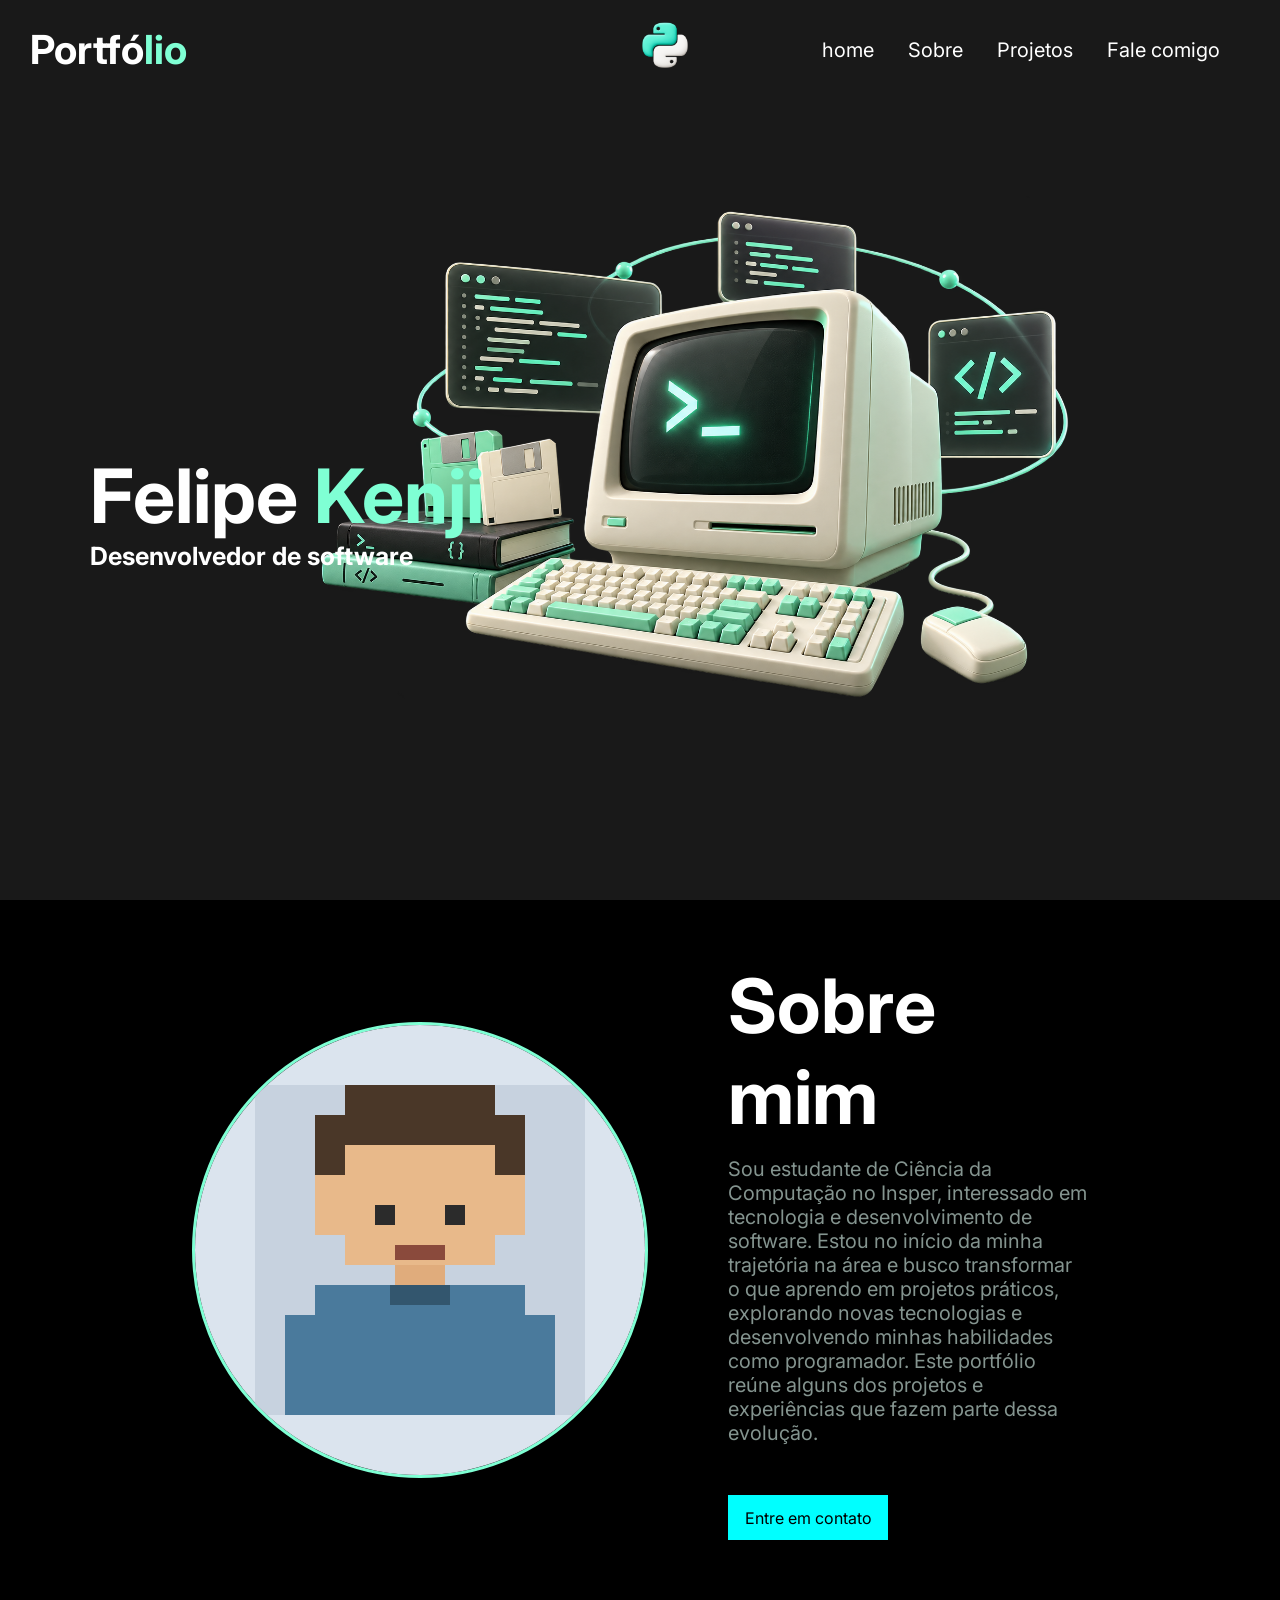
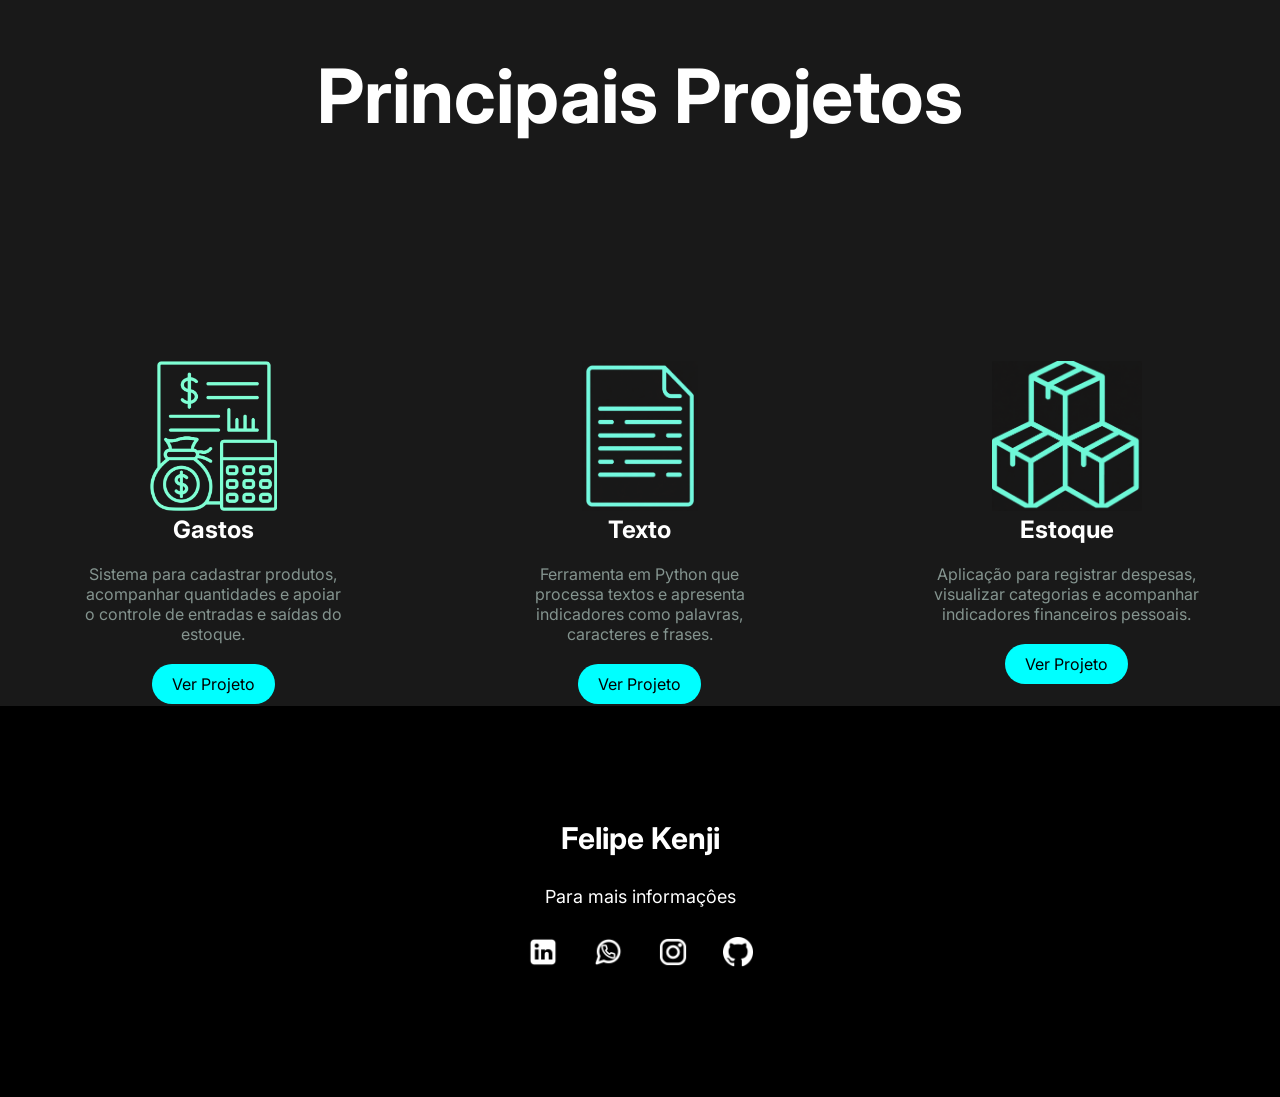
<file: corpo/index.html>
<!doctype html>
<html lang="pt-br">
  <head>
    <meta charset="UTF-8" />
    <meta name="viewport" content="width=device-width, initial-scale=1.0" />
    <title>Título</title>
    <link rel="stylesheet" href="style.css" />
    <link rel="preconnect" href="https://fonts.googleapis.com" />
    <link rel="preconnect" href="https://fonts.gstatic.com" crossorigin />
    <link
      href="https://fonts.googleapis.com/css2?family=Inter:ital,opsz,wght@0,14..32,100..900;1,14..32,100..900&display=swap"
      rel="stylesheet"
    />
  </head>
  <body>
    <div class="caixa-principal" id="home">
      <div class="logo">
        <img src="Python.png" />
      </div>
      <nav>
        <h2 class="portifolio">Portfó<span>lio</span></h2>
        <ul>
          <li><a href="#home">home</a></li>
          <li><a href="#sobre">Sobre</a></li>
          <li><a href="#projetos">Projetos</a></li>
          <li><a href="#contato">Fale comigo</a></li>
        </ul>
      </nav>
      <div class="infos">
        <h1>Felipe <span>Kenji</span></h1>
        <h3>Desenvolvedor de software</h3>
      </div>
    </div>
    <section id="sobre">
      <img src="pessoa-pixelada.svg" />
      <div>
        <h2>Sobre mim</h2>
        <p>
          Sou estudante de Ciência da Computação no Insper, interessado em
          tecnologia e desenvolvimento de software. Estou no início da minha
          trajetória na área e busco transformar o que aprendo em projetos
          práticos, explorando novas tecnologias e desenvolvendo minhas
          habilidades como programador. Este portfólio reúne alguns dos projetos
          e experiências que fazem parte dessa evolução.
        </p>
        <a href="#contato"><button>Entre em contato</button></a>
      </div>
    </section>

    <div class="projetos" id="projetos">
      <h2>Principais Projetos</h2>
      <div class="cards">
        <div class="card">
          <img src="gastos.png" />
          <h5>Gastos</h5>
          <p>
            Sistema para cadastrar produtos, acompanhar quantidades e apoiar o
            controle de entradas e saídas do estoque.
          </p>
          <a href="https://github.com/FelipeKenjiSu" target="_blank"
            >Ver Projeto</a
          >
        </div>
        <div class="card">
          <img src="texto.png" />
          <h5>Texto</h5>
          <p>
            Ferramenta em Python que processa textos e apresenta indicadores
            como palavras, caracteres e frases.
          </p>
          <a href="https://github.com/FelipeKenjiSu" target="_blank"
            >Ver Projeto</a
          >
        </div>
        <div class="card">
          <img src="ESTOQUE.png" />
          <h5>Estoque</h5>
          <p>
            Aplicação para registrar despesas, visualizar categorias e
            acompanhar indicadores financeiros pessoais.
          </p>
          <a href="https://github.com/FelipeKenjiSu" target="_blank"
            >Ver Projeto</a
          >
        </div>
      </div>
    </div>
    <footer id="contato">
      <h5>Felipe Kenji</h5>
      <p>Para mais informaçôes</p>
      <div class="redes">
        <a
          href="https://www.linkedin.com/in/felipe-kenji-sudo-038810288"
          target="_blank"
          ><img src="linkedin.png"
        /></a>
        <a href="https://wa.me/5512992230394" target="_blank"
          ><img src="whatsapp.png"
        /></a>
        <a href="https://www.instagram.com/felipe_kenji.78" target="_blank"
          ><img src="instagram.png"
        /></a>
        <a href="https://github.com/FelipeKenjiSu" target="_blank"
          ><img src="github.png"
        /></a>
      </div>
    </footer>
  </body>
</html>
</file>
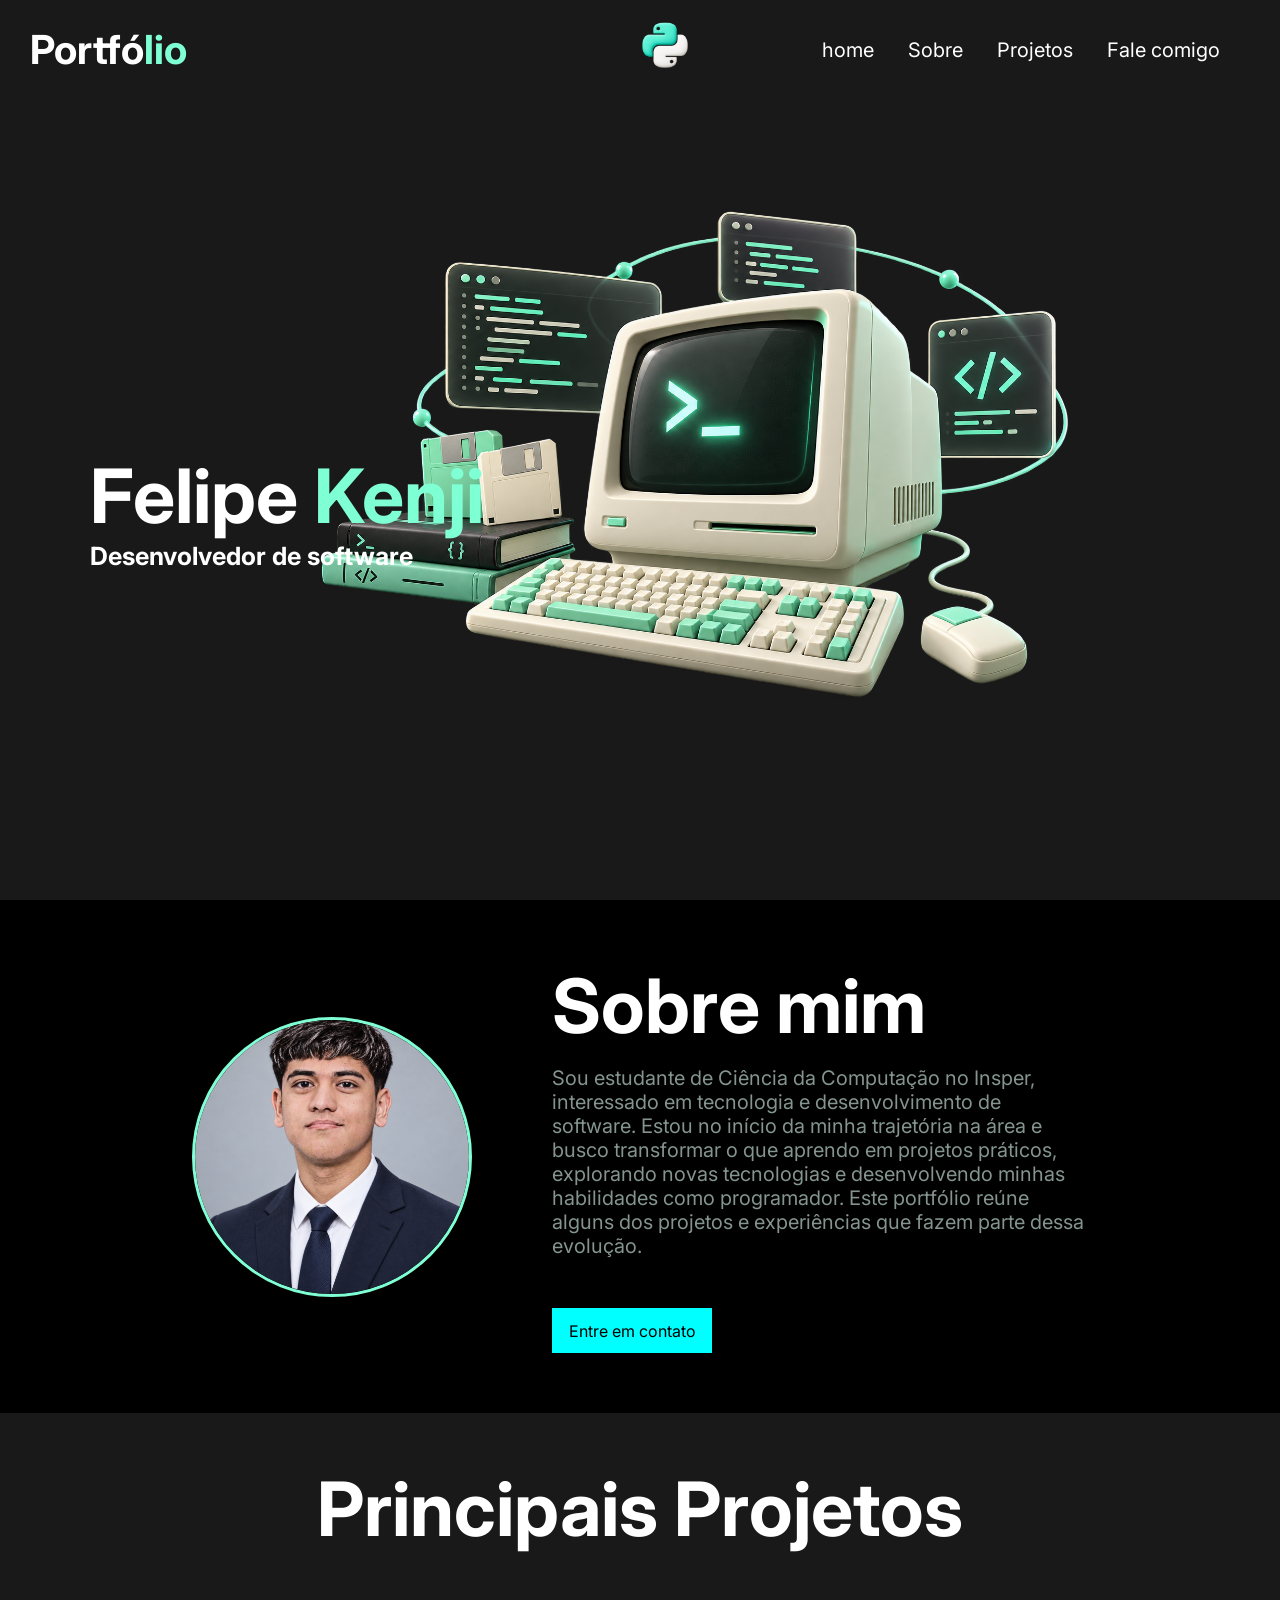
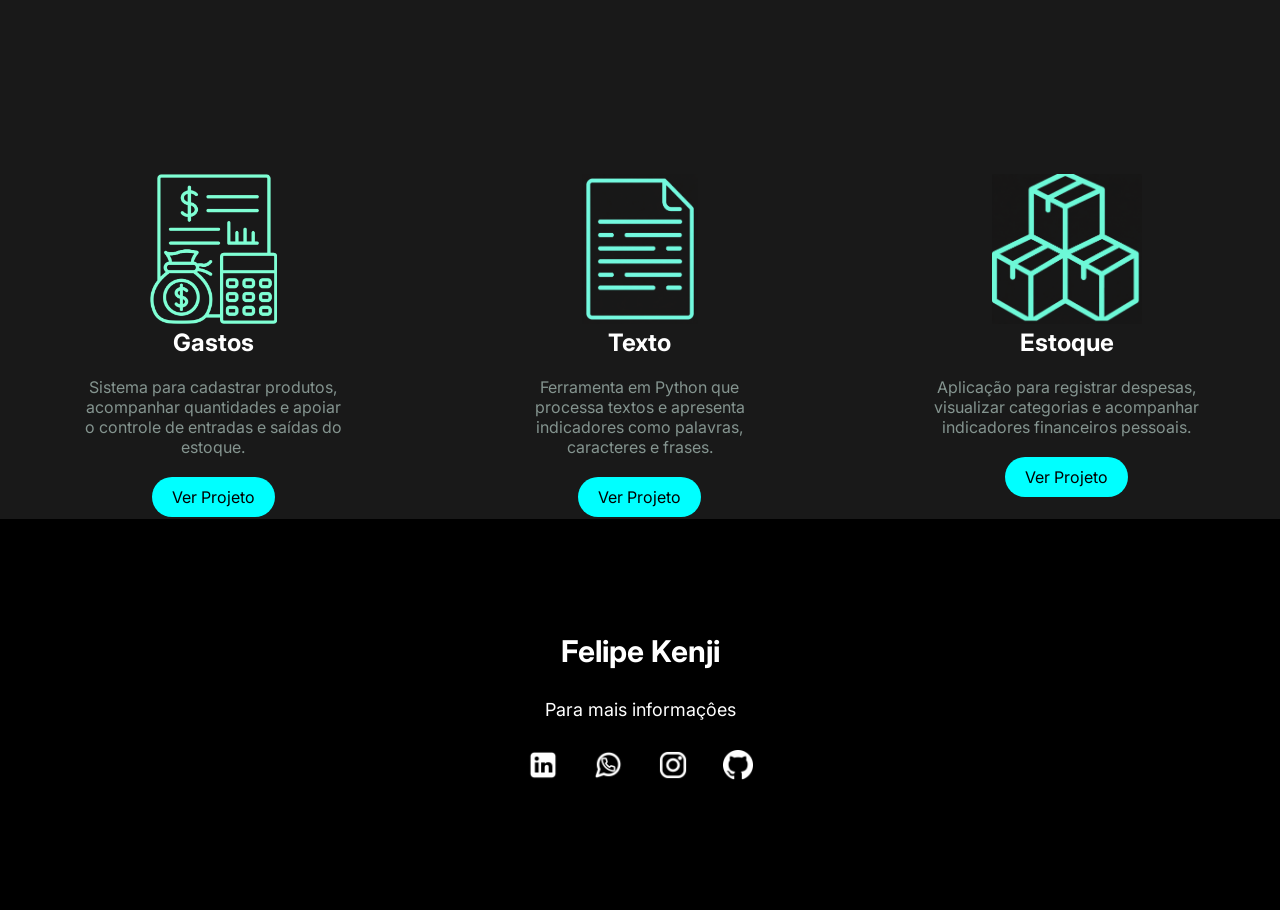
<file: docs/index.html>
<!doctype html>
<html lang="pt-br">
  <head>
    <meta charset="UTF-8" />
    <meta name="viewport" content="width=device-width, initial-scale=1.0" />
    <title>Título</title>
    <link rel="stylesheet" href="style.css" />
    <link rel="preconnect" href="https://fonts.googleapis.com" />
    <link rel="preconnect" href="https://fonts.gstatic.com" crossorigin />
    <link
      href="https://fonts.googleapis.com/css2?family=Inter:ital,opsz,wght@0,14..32,100..900;1,14..32,100..900&display=swap"
      rel="stylesheet"
    />
  </head>
  <body>
    <div class="caixa-principal" id="home">
      <div class="logo">
        <img src="img/Python.png" />
      </div>
      <nav>
        <h2 class="portifolio">Portfó<span>lio</span></h2>
        <ul>
          <li><a href="#home">home</a></li>
          <li><a href="#sobre">Sobre</a></li>
          <li><a href="#projetos">Projetos</a></li>
          <li><a href="#contato">Fale comigo</a></li>
        </ul>
      </nav>
      <div class="infos">
        <h1>Felipe <span>Kenji</span></h1>
        <h3>Desenvolvedor de software</h3>
      </div>
    </div>
    <section id="sobre">
      <img src="img/foto-perfil.png" />
      <div>
        <h2>Sobre mim</h2>
        <p>
          Sou estudante de Ciência da Computação no Insper, interessado em
          tecnologia e desenvolvimento de software. Estou no início da minha
          trajetória na área e busco transformar o que aprendo em projetos
          práticos, explorando novas tecnologias e desenvolvendo minhas
          habilidades como programador. Este portfólio reúne alguns dos projetos
          e experiências que fazem parte dessa evolução.
        </p>
        <a href="#contato"><button>Entre em contato</button></a>
      </div>
    </section>

    <div class="projetos" id="projetos">
      <h2>Principais Projetos</h2>
      <div class="cards">
        <div class="card">
          <img src="img/gastos.png" />
          <h5>Gastos</h5>
          <p>
            Sistema para cadastrar produtos, acompanhar quantidades e apoiar o
            controle de entradas e saídas do estoque.
          </p>
          <a href="https://github.com/FelipeKenjiSu" target="_blank"
            >Ver Projeto</a
          >
        </div>
        <div class="card">
          <img src="img/texto.png" />
          <h5>Texto</h5>
          <p>
            Ferramenta em Python que processa textos e apresenta indicadores
            como palavras, caracteres e frases.
          </p>
          <a href="https://github.com/FelipeKenjiSu" target="_blank"
            >Ver Projeto</a
          >
        </div>
        <div class="card">
          <img src="img/ESTOQUE.png" />
          <h5>Estoque</h5>
          <p>
            Aplicação para registrar despesas, visualizar categorias e
            acompanhar indicadores financeiros pessoais.
          </p>
          <a href="https://github.com/FelipeKenjiSu" target="_blank"
            >Ver Projeto</a
          >
        </div>
      </div>
    </div>
    <footer id="contato">
      <h5>Felipe Kenji</h5>
      <p>Para mais informaçôes</p>
      <div class="redes">
        <a
          href="https://www.linkedin.com/in/felipe-kenji-sudo-038810288"
          target="_blank"
          ><img src="img/linkedin.png"
        /></a>
        <a href="https://wa.me/5512992230394" target="_blank"
          ><img src="img/whatsapp.png"
        /></a>
        <a href="https://www.instagram.com/felipe_kenji.78" target="_blank"
          ><img src="img/instagram.png"
        /></a>
        <a href="https://github.com/FelipeKenjiSu" target="_blank"
          ><img src="img/github.png"
        /></a>
      </div>
    </footer>
  </body>
</html>
</file>
<file: corpo/style.css>
* {
  margin: 0;
  padding: 0;
  box-sizing: border-box;
  font-family: "Inter", sans-serif;
}
.logo img {
  width: 50px;
  position: absolute;
  left: 50%;
  cursor: pointer;
  padding-top: 20px;
}
.caixa-principal {
  height: 100vh;
  width: 100%;
  background-image: url(./pczin.png);
  background-color: #191919;
  background-size: 800px auto;
  background-position: right 200px center;
  background-repeat: no-repeat;
}
nav {
  display: flex;
  align-items: center;
  justify-content: space-between;
  padding-left: 30px;
  padding-right: 30px;
  padding-top: 25px;
}
.portifolio {
  color: white;
  font-size: 40px;
}
.portifolio span {
  color: aquamarine;
}
li {
  color: white;
  list-style: none;
  display: inline-block;
  font-size: 20px;
  margin-right: 30px;
}
li:hover {
  color: aquamarine;
  transition: 0.5s;
  cursor: pointer;
}
.infos {
  position: absolute;
  top: 50%;
  left: 7%;
}
h1 {
  color: white;
  font-size: 75px;
}
h1 span {
  color: aquamarine;
}
.infos h3 {
  color: white;
  font-size: 25px;
}
section {
  display: flex;
  align-items: center;
  padding: 60px 15%;
  background-color: black;
}
section img {
  border-radius: 100%;
  border: 3px solid aquamarine;
  margin-right: 80px;
}
section h2 {
  color: white;
  font-size: 75px;
}
section div p {
  color: rgb(132, 148, 143);
  font-size: 20px;
  margin-top: 15px;
  margin-bottom: 50px;
}
section div button {
  color: black;
  background-color: aqua;
  border: none;
  height: 45px;
  width: 160px;
  font-size: 16px;
  cursor: pointer;
}
section button:hover {
  background-color: white;
  border: 2px solid black;
  transition: 0.3s;
}
.projetos {
  background-color: #191919;
}
.projetos h2 {
  color: white;
  font-size: 75px;
  text-align: center;
  padding-top: 50px;
  padding-bottom: 100px;
}
.card {
  background-color: #0000;
  height: 365px;
  width: 335px;
  border-radius: 20px;
  padding: 20px 35px;
  text-align: center;
}
.card img {
  height: 150px;
}
.card h5 {
  color: white;
  font-size: 24px;
}
.card p {
  color: rgb(132, 148, 143);
  margin-top: 20px;
  margin-bottom: 30px;
}
.card a {
  background-color: aqua;
  color: black;
  padding: 10px 20px;
  border-radius: 25px;
  cursor: pointer;
  transition: 0.3s;
  text-decoration: none;
}
.card a:hover {
  background-color: white;
  border: 2px solid black;
}
.cards {
  display: flex;
  justify-content: space-around;
  margin-top: 100px;
}
footer {
  background-color: black;
  padding-top: 100px;
  padding-bottom: 120px;
  display: flex;
  flex-direction: column;
  align-items: center;
  justify-content: center;
}
footer h5 {
  font-size: 30px;
  color: white;
  margin-bottom: 30px;
  margin-top: 14px;
}
footer p {
  color: white;
  font-size: 18px;
  margin-bottom: 20px;
}
.redes img {
  height: 30px;
}
.redes {
  display: flex;
  gap: 15px;
}
.redes a {
  background-color: black;
  padding: 10px;
  border-radius: 50%;
  display: inline-flex;
  align-items: center;
}
.social a:hover {
  transform: scale(1.5);
  transition: 0.7s;
}
html {
  scroll-behavior: smooth;
}
li a {
  color: inherit;
  text-decoration: none;
}
</file>
<file: docs/style.css>
* {
  margin: 0;
  padding: 0;
  box-sizing: border-box;
  font-family: "Inter", sans-serif;
}
.logo img {
  width: 50px;
  position: absolute;
  left: 50%;
  cursor: pointer;
  padding-top: 20px;
}
.caixa-principal {
  height: 100vh;
  width: 100%;
  background-image: url(img/pczin.png);
  background-color: #191919;
  background-size: 800px auto;
  background-position: right 200px center;
  background-repeat: no-repeat;
}
nav {
  display: flex;
  align-items: center;
  justify-content: space-between;
  padding-left: 30px;
  padding-right: 30px;
  padding-top: 25px;
}
.portifolio {
  color: white;
  font-size: 40px;
}
.portifolio span {
  color: aquamarine;
}
li {
  color: white;
  list-style: none;
  display: inline-block;
  font-size: 20px;
  margin-right: 30px;
}
li:hover {
  color: aquamarine;
  transition: 0.5s;
  cursor: pointer;
}
.infos {
  position: absolute;
  top: 50%;
  left: 7%;
}
h1 {
  color: white;
  font-size: 75px;
}
h1 span {
  color: aquamarine;
}
.infos h3 {
  color: white;
  font-size: 25px;
}
section {
  display: flex;
  align-items: center;
  padding: 60px 15%;
  background-color: black;
}
section img {
  width: 280px;
  height: 280px;
  object-fit: cover;
  object-position: center 25%;
  border-radius: 50%;
  border: 3px solid aquamarine;
  margin-right: 80px;
  flex-shrink: 0;
}

section h2 {
  color: white;
  font-size: 75px;

}
section div p {
  color: rgb(132, 148, 143);
  font-size: 20px;
  margin-top: 15px;
  margin-bottom: 50px;
}
section div button {
  color: black;
  background-color: aqua;
  border: none;
  height: 45px;
  width: 160px;
  font-size: 16px;
  cursor: pointer;
}
section button:hover {
  background-color: white;
  border: 2px solid black;
  transition: 0.3s;
}
.projetos {
  background-color: #191919;
}
.projetos h2 {
  color: white;
  font-size: 75px;
  text-align: center;
  padding-top: 50px;
  padding-bottom: 100px;
}
.card {
  background-color: #0000;
  height: 365px;
  width: 335px;
  border-radius: 20px;
  padding: 20px 35px;
  text-align: center;
}
.card img {
  height: 150px;
}
.card h5 {
  color: white;
  font-size: 24px;
}
.card p {
  color: rgb(132, 148, 143);
  margin-top: 20px;
  margin-bottom: 30px;
}
.card a {
  background-color: aqua;
  color: black;
  padding: 10px 20px;
  border-radius: 25px;
  cursor: pointer;
  transition: 0.3s;
  text-decoration: none;
}
.card a:hover {
  background-color: white;
  border: 2px solid black;
}
.cards {
  display: flex;
  justify-content: space-around;
  margin-top: 100px;
}
footer {
  background-color: black;
  padding-top: 100px;
  padding-bottom: 120px;
  display: flex;
  flex-direction: column;
  align-items: center;
  justify-content: center;
}
footer h5 {
  font-size: 30px;
  color: white;
  margin-bottom: 30px;
  margin-top: 14px;
}
footer p {
  color: white;
  font-size: 18px;
  margin-bottom: 20px;
}
.redes img {
  height: 30px;
}
.redes {
  display: flex;
  gap: 15px;
}
.redes a {
  background-color: black;
  padding: 10px;
  border-radius: 50%;
  display: inline-flex;
  align-items: center;
}
.social a:hover {
  transform: scale(1.5);
  transition: 0.7s;
}
html {
  scroll-behavior: smooth;
}
li a {
  color: inherit;
  text-decoration: none;
}
</file>
